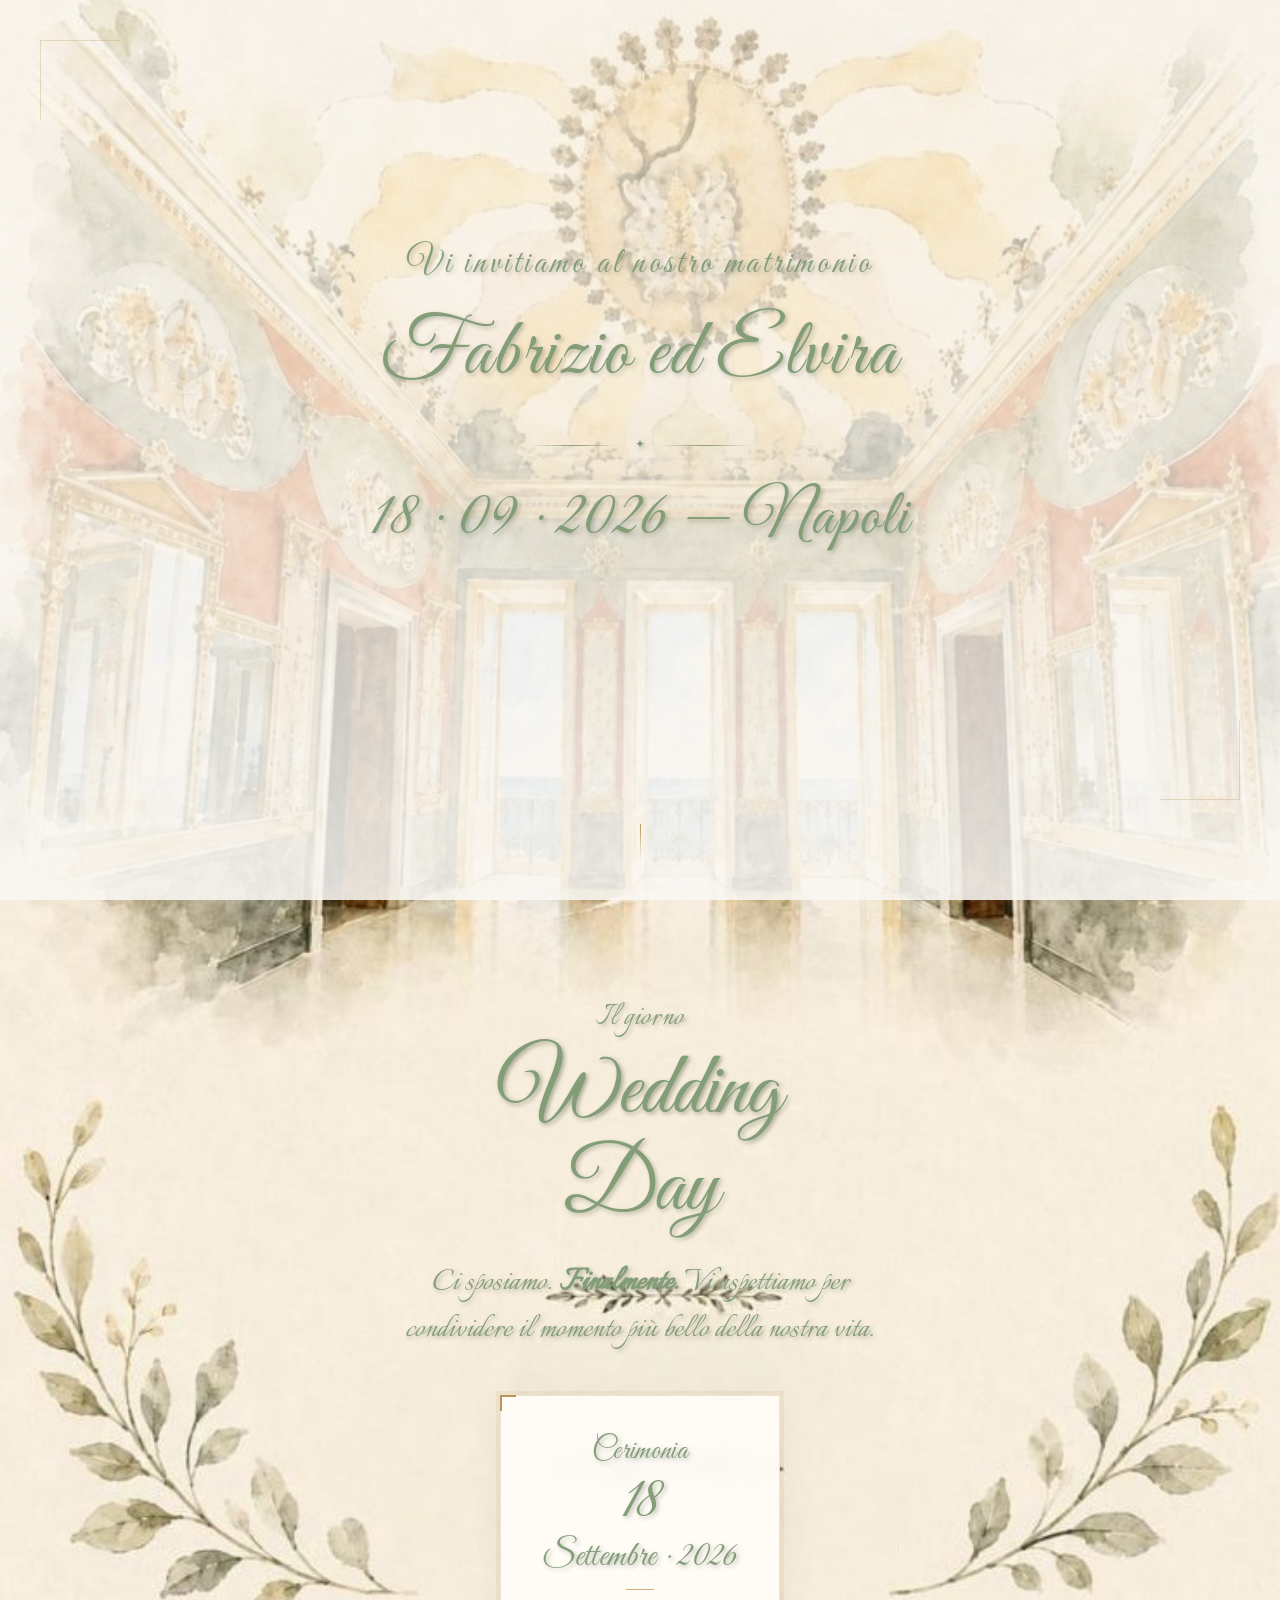
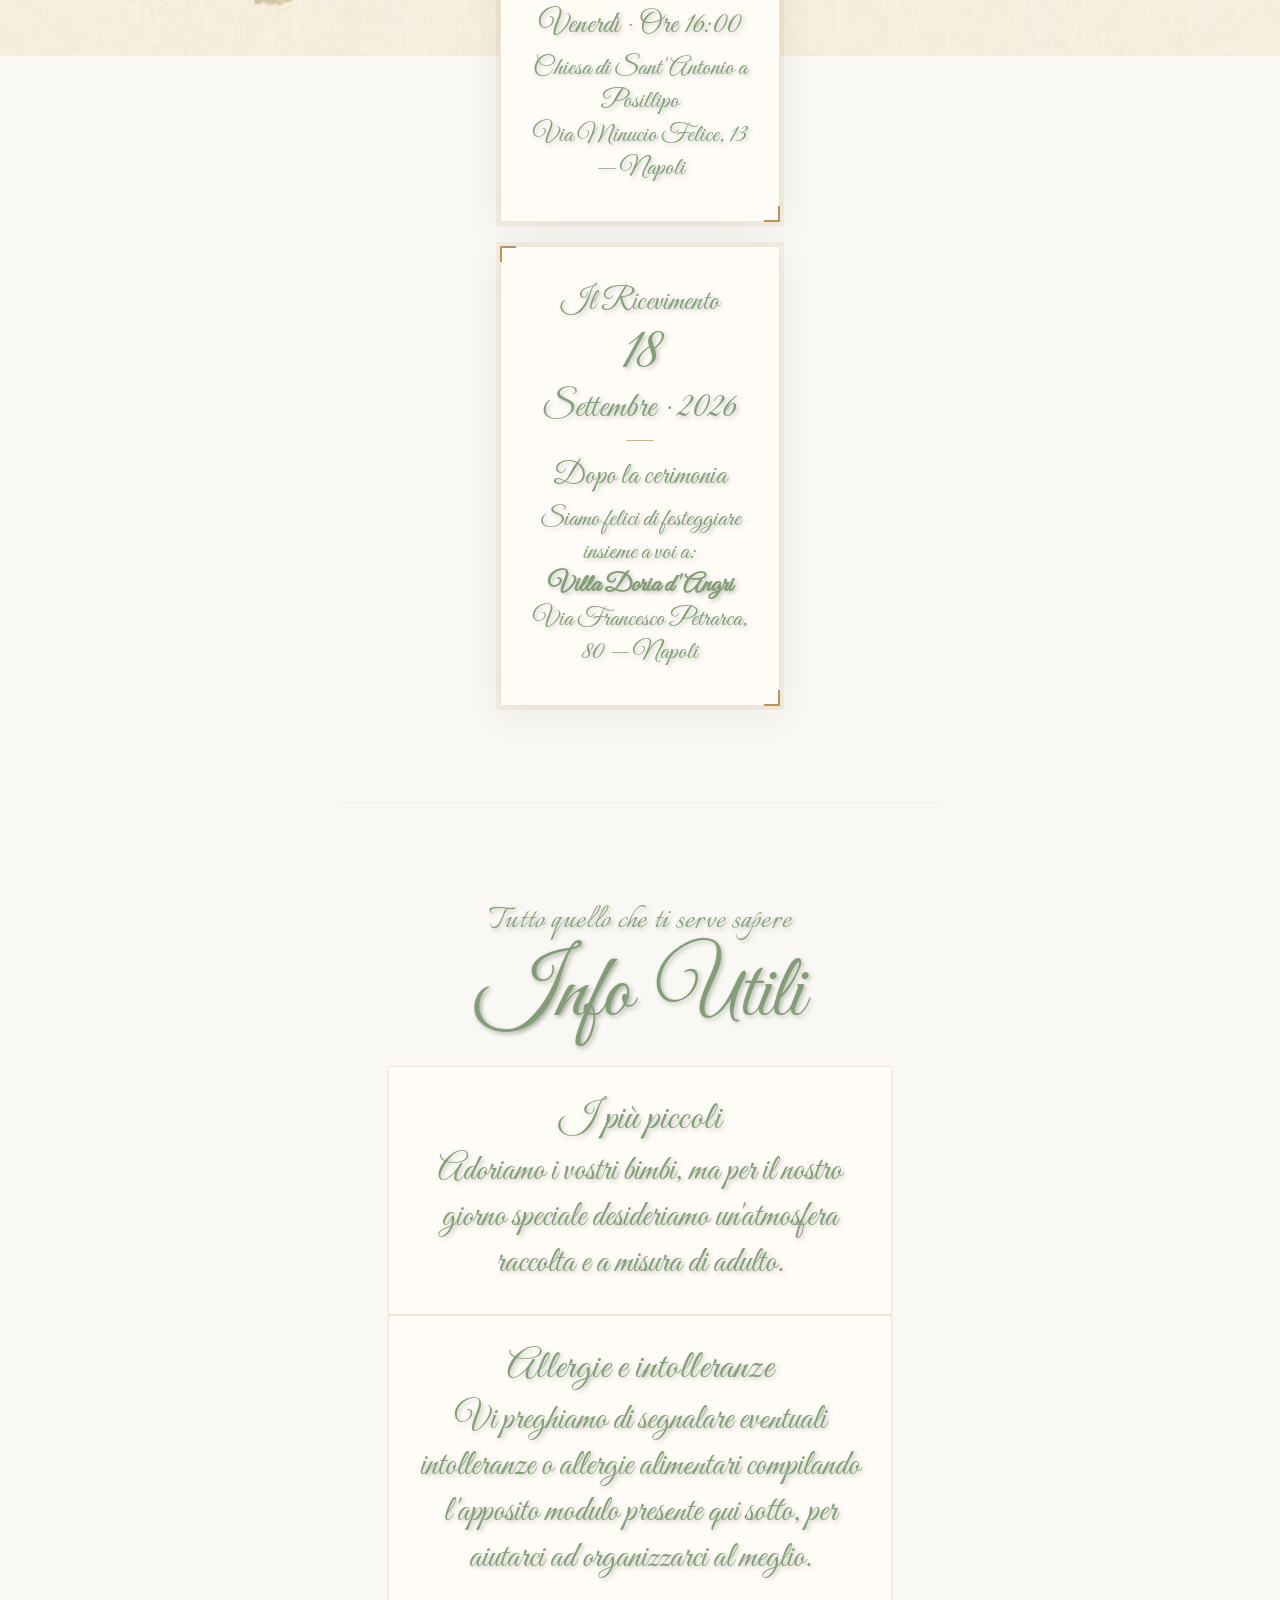
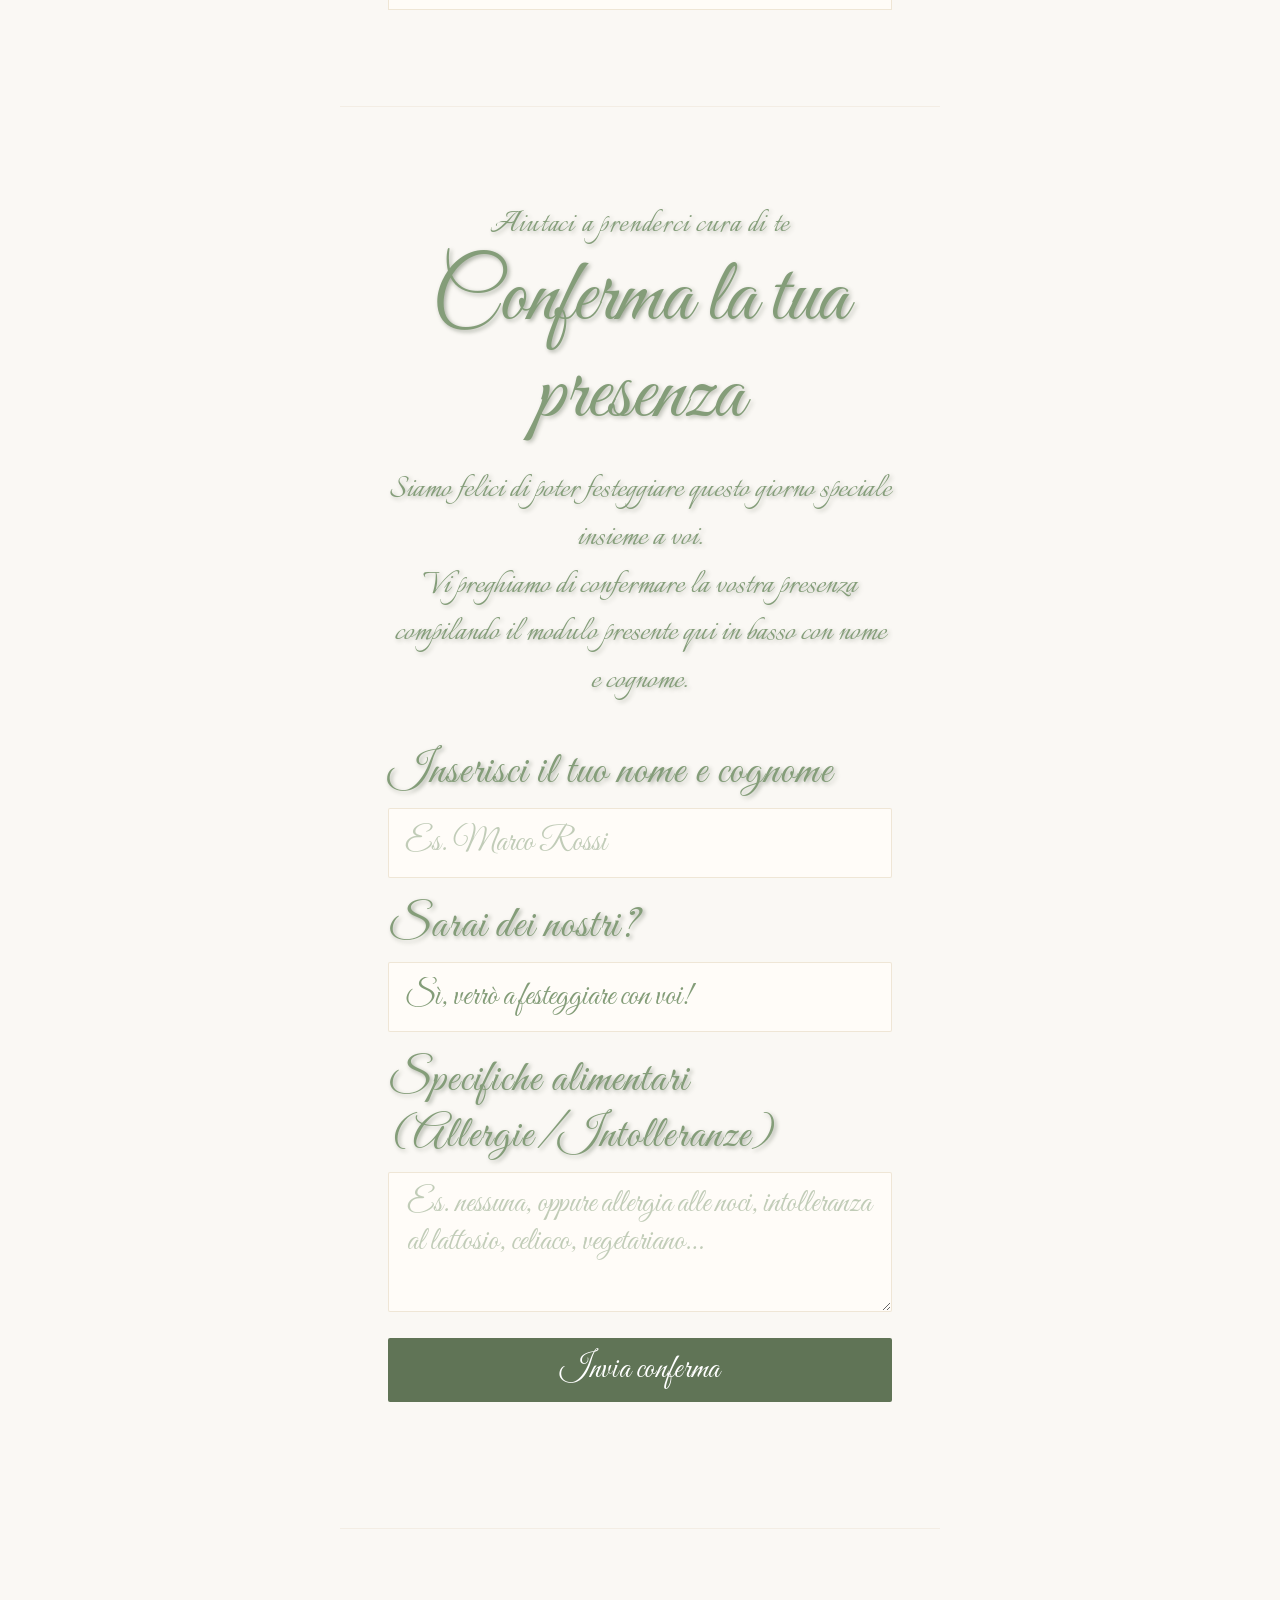
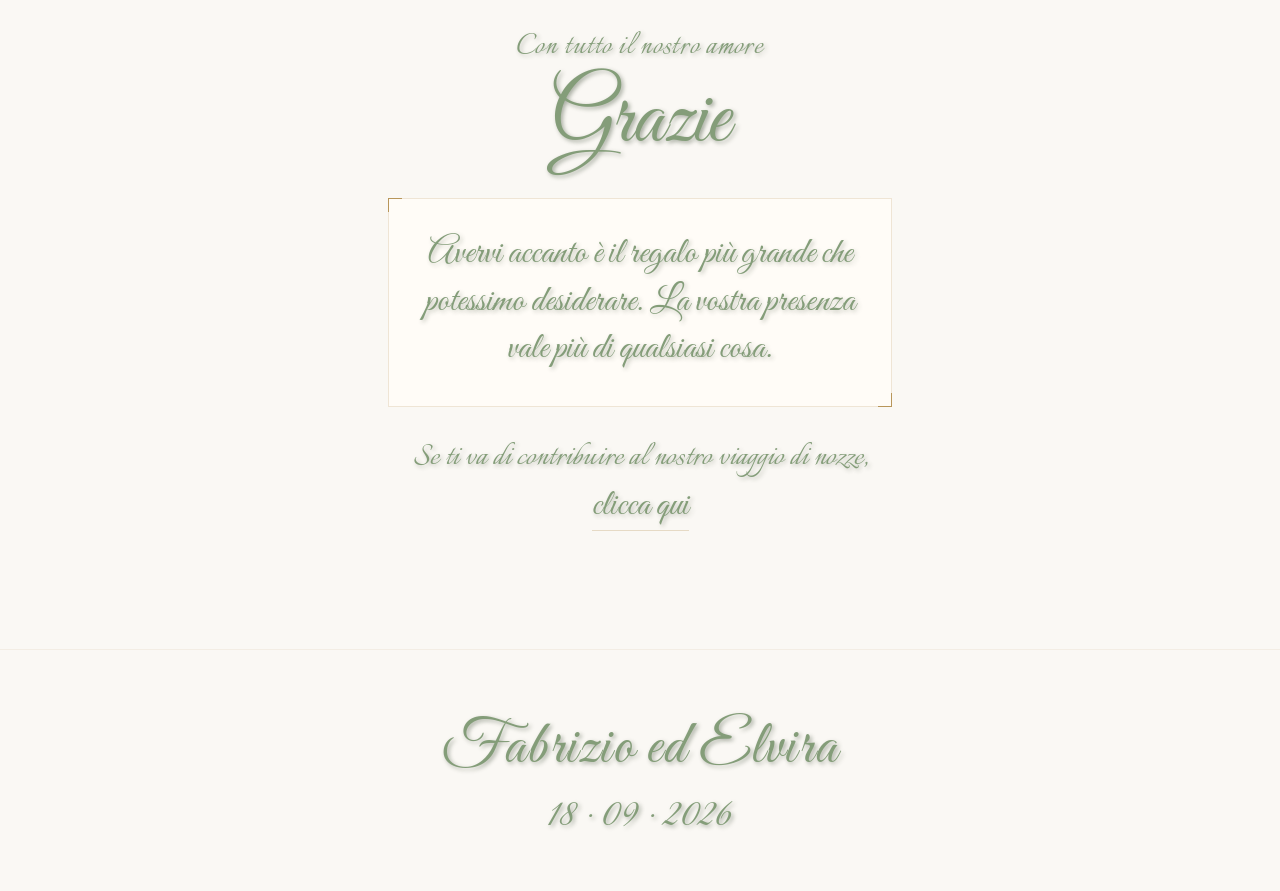
<file: index.html>
<!DOCTYPE html>
<html lang="it">
<head>
  <meta charset="UTF-8" />
  <meta name="viewport" content="width=device-width, initial-scale=1.0" />
  <title>Elvira & Fabrizio — 18 Settembre 2026</title>
  <link rel="preconnect" href="https://fonts.googleapis.com" />
  <link rel="preconnect" href="https://fonts.gstatic.com" crossorigin />
  <link href="https://fonts.googleapis.com/css2?family=Great+Vibes&display=swap" rel="stylesheet" />
  <link href="https://fonts.googleapis.com/css2?family=Italianno&display=swap" rel="stylesheet" />
  <link rel="stylesheet" href="style.css">
</head>
<body>

  <header class="hero">
    <div class="hero-content">
      <p class="hero-pre">Vi invitiamo al nostro matrimonio</p>
      <h1 class="hero-names">Fabrizio ed Elvira</h1>
      <div class="hero-divider"><span></span><i>✦</i><span></span></div>
      <p class="hero-sub">18 · 09 · 2026 — Napoli</p>
    </div>
    <div class="scroll-nudge"><div class="line"></div></div>
  </header>

  <section class="section">
    <span class="section-tag">Il giorno</span>
    <h2 class="wedding-day">Wedding<br><em>Day</em></h2>
    <p>Ci sposiamo. <strong>Finalmente.</strong> Vi aspettiamo per condividere il momento più bello della nostra vita.</p>
    
    <div class="date-card">
      <div class="dc-label">Cerimonia</div>
      <div class="dc-day">18</div>
      <div class="dc-month">Settembre · 2026</div>
      <div class="dc-thin"></div>
      <div class="dc-time">Venerdì · Ore 16:00</div>
      <div class="dc-place">
        Chiesa di Sant'Antonio a Posillipo<br>
        Via Minucio Felice, 13 — Napoli
      </div>
    </div>

    <div class="date-card" style="margin-top: 24px;">
      <div class="dc-label">Il Ricevimento</div>
      <div class="dc-day">18</div>
      <div class="dc-month">Settembre · 2026</div>
      <div class="dc-thin"></div>
      <div class="dc-time">Dopo la cerimonia</div>
      <div class="dc-place">
        Siamo felici di festeggiare insieme a voi a:<br>
        <strong>Villa Doria d'Angri</strong><br>
        Via Francesco Petrarca, 80 — Napoli
      </div>
    </div>
  </section>

  <section class="section">
    <span class="section-tag">Tutto quello che ti serve sapere</span>
    <h2 class="info-title">Info <span>Utili</span></h2>

    <div class="info-item">
      <div class="q">I più piccoli</div>
      <div class="a">
        Adoriamo i vostri bimbi, ma per il nostro giorno speciale desideriamo un'atmosfera raccolta e a misura di adulto.
      </div>
    </div>
    <div class="info-item">
      <div class="q">Allergie e intolleranze</div>
      <div class="a">
        Vi preghiamo di segnalare eventuali intolleranze o allergie alimentari compilando l'apposito modulo presente qui sotto, per aiutarci ad organizzarci al meglio.
      </div>
    </div>
  </section>

  <section class="section">
    <span class="section-tag">Aiutaci a prenderci cura di te</span>
    <h2 class="allergy-title">Conferma la tua <br><span>presenza</span></h2>
    <p class="intro">
      Siamo felici di poter festeggiare questo giorno speciale insieme a voi.<br>
      Vi preghiamo di confermare la vostra presenza compilando il modulo presente qui in basso con nome e cognome.
    </p>

    <div class="allergy-form">
      <label for="guest-name">Inserisci il tuo nome e cognome</label>
      <div class="allergy-name-row">
        <input type="text" id="guest-name" placeholder="Es. Marco Rossi" autocomplete="off" />
      </div>

      <label for="guest-attendance">Sarai dei nostri?</label>
      <div class="allergy-name-row">
        <select id="guest-attendance" onchange="toggleAllergyField()" style="width: 100%; padding: 14px 16px; border: 1px solid var(--border); background: rgba(255,252,248,0.95); font-family: 'Great Vibes', cursive !important; font-size: clamp(1.6rem, 4.5vw, 2rem) !important; color: #849d79 !important; outline: none; border-radius: var(--radius); -webkit-appearance: none;">
          <option value="Sì" selected>Sì, verrò a festeggiare con voi!</option>
          <option value="No">No, purtroppo non riuscirò a venire</option>
        </select>
      </div>
      
      <div id="allergy-wrapper">
        <label for="allergy-text">Specifiche alimentari (Allergie/Intolleranze)</label>
        <textarea id="allergy-text" placeholder="Es. nessuna, oppure allergia alle noci, intolleranza al lattosio, celiaco, vegetariano…"></textarea>
      </div>

      <button class="allergy-submit" id="allergyBtn" onclick="sendRSVP()">Invia conferma</button>
      <p class="allergy-note" id="allergyNote"></p>
    </div>
  </section>

  <section class="section">
    <span class="section-tag">Con tutto il nostro amore</span>
    <h2 class="thanks-title">Grazie</h2>
    <div class="thank-block">
      <p>Avervi accanto è il regalo più grande che potessimo desiderare. La vostra presenza vale più di qualsiasi cosa.</p>
    </div>
    <p class="gift-link">
      Se ti va di contribuire al nostro viaggio di nozze, <a href="lista-nozze.html">clicca qui</a>
    </p>
  </section>

  <footer>
    <div class="foot-names">Fabrizio ed Elvira</div>
    <div class="foot-date">18 · 09 · 2026</div>
  </footer>

  <script>
    const obs = new IntersectionObserver(entries => {
      entries.forEach(e => { if (e.isIntersecting) { e.target.classList.add('visible'); obs.unobserve(e.target); } });
    }, { threshold: 0.1 });
    document.querySelectorAll('.section').forEach(s => obs.observe(s));

    function toggleAllergyField() {
      const attendance = document.getElementById('guest-attendance').value;
      const wrapper = document.getElementById('allergy-wrapper');
      if (attendance === 'No') {
        wrapper.style.display = 'none';
      } else {
        wrapper.style.display = 'block';
      }
    }

    function sendRSVP() {
      const name = document.getElementById('guest-name').value.trim();
      const attendance = document.getElementById('guest-attendance').value;
      const text = document.getElementById('allergy-text').value.trim();
      const btn  = document.getElementById('allergyBtn');
      const note = document.getElementById('allergyNote');

      if (!name) {
        note.style.color = '#c0796a';
        note.textContent = 'Inserisci il tuo nome per confermare.';
        return;
      }

      btn.textContent = 'Invio in corso...';
      btn.style.pointerEvents = 'none';

      const formData = {
        Nome: name,
        Presenza: attendance,
        Allergie_Note: attendance === 'Sì' ? (text || 'Nessuna segnalazione') : 'Non partecipa'
      };

      const scriptURL = 'https://script.google.com/macros/s/AKfycbxQzLg8ZEySZfJsI_JJVjef78O4uigCBVvDOioMIe6BFgWv-6TWmudzwnkbUS0x1N6r8Q/exec';

      fetch(scriptURL, {
        method: 'POST',
        mode: 'no-cors',
        headers: { 'Content-Type': 'application/json' },
        body: JSON.stringify(formData)
      })
      .then(() => {
        btn.textContent = 'Inviato ✓';
        btn.classList.add('sent');
        note.style.color = '#849d79';
        note.textContent = 'Grazie! La tua presenza è stata registrata direttamente.';
      })
      .catch(() => {
        btn.textContent = 'Invia conferma';
        btn.style.pointerEvents = 'auto';
        note.style.color = '#c0796a';
        note.textContent = 'Si è verificato un errore. Riprova tra un momento.';
      });
    }
  </script>
</body>
</html>
</file>
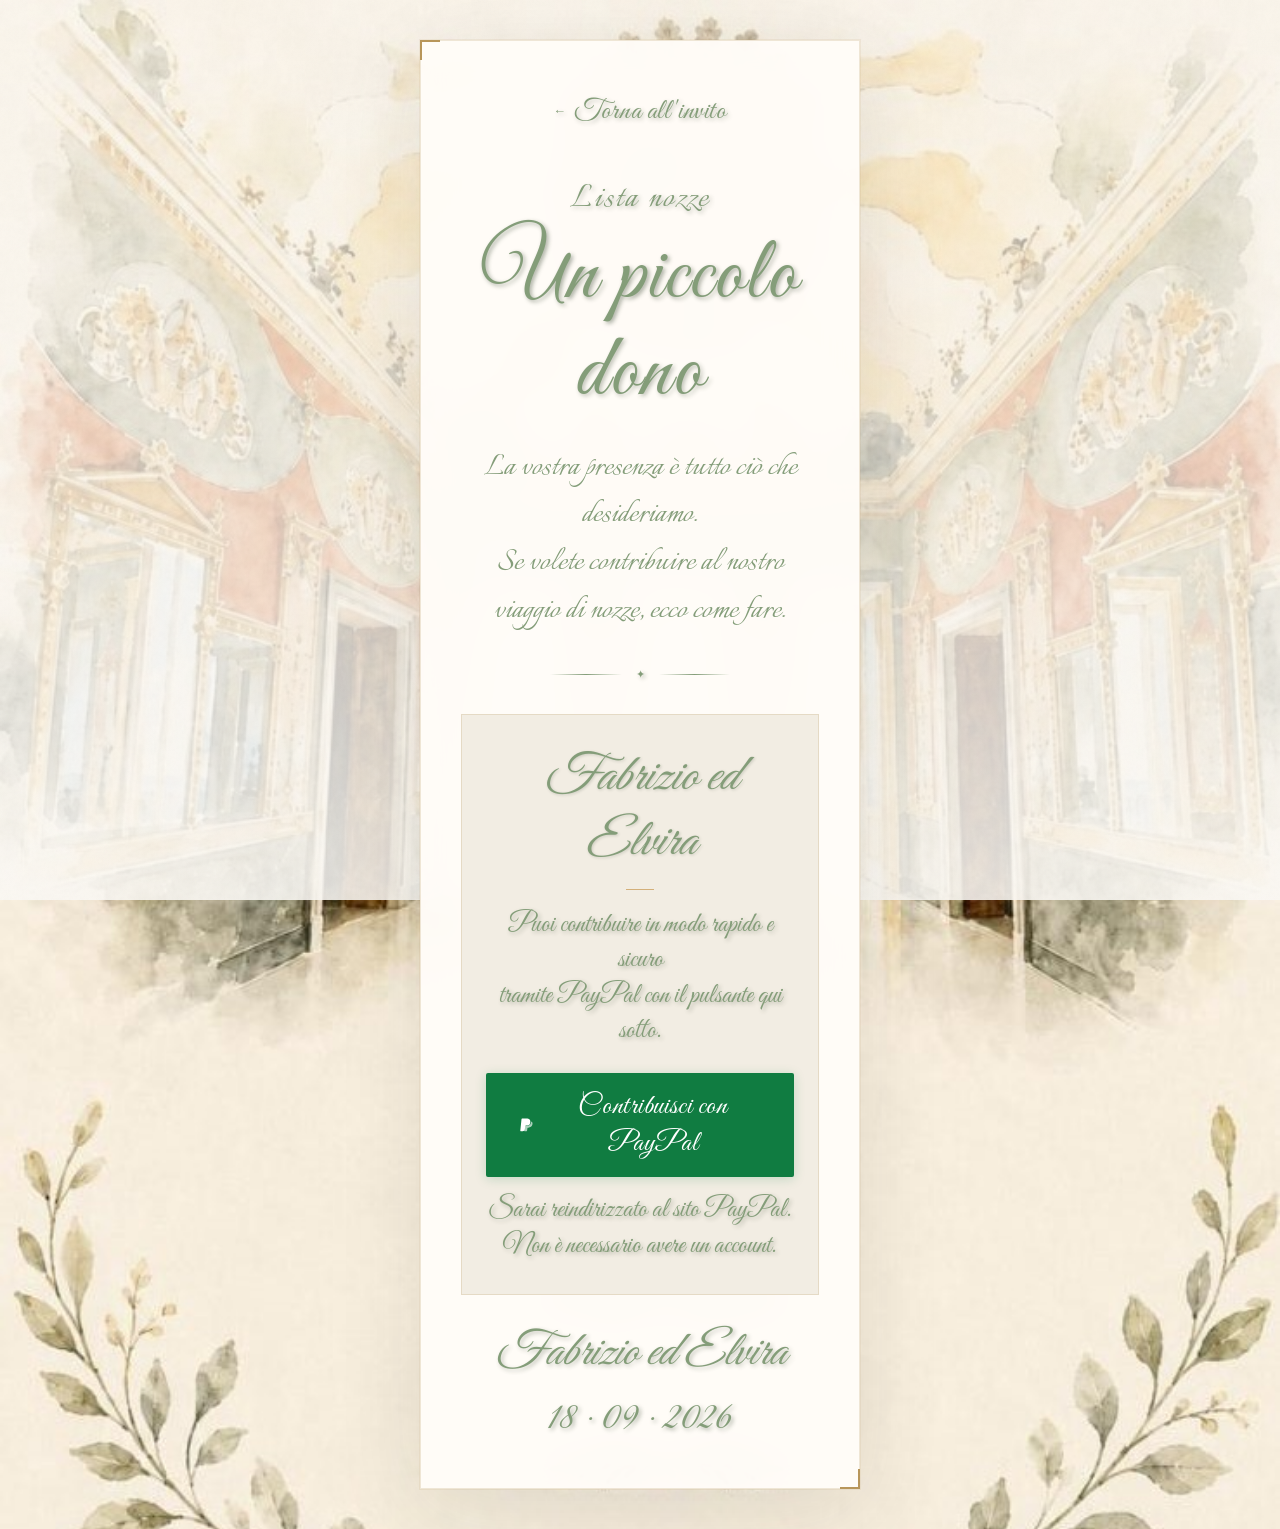
<file: lista-nozze.html>
<!DOCTYPE html>
<html lang="it">
<head>
  <meta charset="UTF-8" />
  <meta name="viewport" content="width=device-width, initial-scale=1.0" />
  <title>Lista Nozze — Fabrizio &amp; Elvira</title>
  <link rel="preconnect" href="https://fonts.googleapis.com" />
  <link rel="preconnect" href="https://fonts.gstatic.com" crossorigin />
  <link href="https://fonts.googleapis.com/css2?family=Playfair+Display:ital,wght@0,300;0,400;0,500;1,300;1,400;1,500&family=Jost:wght@200;300;400;500&family=Great+Vibes&family=Italianno&family=Cormorant+Garamond:ital,wght@0,300;0,400;1,300;1,400&display=swap" rel="stylesheet" />
  <link rel="stylesheet" href="style.css">
</head>
<body class="gift-body">

  <div class="card" style="opacity:0;transform:translateY(28px);animation:rise 1.1s cubic-bezier(0.16,1,0.3,1) forwards 0.15s;">
    <a class="back-link" href="index.html">Torna all'invito</a>
    <div class="eyebrow">Lista nozze</div>
    <h1>Un piccolo<br><em>dono</em></h1>
    <p class="intro">
      La vostra presenza è tutto ciò che desideriamo.<br>
      Se volete contribuire al nostro viaggio di nozze, ecco come fare.
    </p>
    <div class="div-line"><span></span><i>✦</i><span></span></div>

    <div class="paypal-block">
      <div class="paypal-names">Fabrizio ed Elvira</div>
      <div class="paypal-rule"></div>
      <p class="paypal-caption">
        Puoi contribuire in modo rapido e sicuro<br>tramite PayPal con il pulsante qui sotto.
      </p>
      <a class="paypal-btn" href="https://paypal.com" target="_blank" rel="noopener">
        <svg width="18" height="18" viewBox="0 0 24 24" fill="none" xmlns="http://www.w3.org/2000/svg" aria-hidden="true">
          <path d="M7.076 21.337H4.07a.641.641 0 01-.633-.74L5.28 2.86a.77.77 0 01.762-.65h6.063c2.675 0 4.59.625 5.688 1.857C18.545 5.24 18.77 6.7 18.37 8.49c-.03.13-.06.26-.094.39-.006.026-.014.052-.02.078-.51 2.63-2.26 3.96-5.2 3.96h-1.317a.773.773 0 00-.763.651l-.815 5.23-.193 1.241a.646.646 0 01-.637.546L7.076 21.337z" fill="white"/>
          <path d="M19.37 8.49c-.03.13-.06.26-.094.39C18.37 12.13 16.12 13.5 12.45 13.5h-1.317a.773.773 0 00-.763.651l-1.008 6.471a.64.64 0 00.633.74h2.788c.37 0 .687-.27.745-.634l.03-.16.59-3.74.038-.205a.773.773 0 01.763-.651h.482c3.11 0 5.55-1.265 6.26-4.92.297-1.527.143-2.8-.64-3.696a3.07 3.07 0 00-.88-.636z" fill="rgba(255,255,255,0.65)"/>
        </svg>
        <span class="paypal-btn-text">Contribuisci con PayPal</span>
      </a>
      <p class="paypal-disclaimer">
        Sarai reindirizzato al sito PayPal.<br>Non è necessario avere un account.
      </p>
    </div>

    <h2 class="paypal-names">Fabrizio ed Elvira</h2>
    <div class="foot-date">18 · 09 · 2026</div>
  </div>

</body>
</html>
</file>
<file: style.css>
@import url('https://fonts.googleapis.com/css2?family=Playfair+Display:ital,wght@0,300;0,400;0,500;1,300;1,400;1,500&family=Jost:wght@200;300;400;500&family=Cormorant+Garamond:ital,wght@0,300;0,400;1,300;1,400&display=swap');

:root {
  --cream:      #FAF8F4;
  --parchment:  #F2EDE3;
  --warm-white: #FFFCF8;
  --sage:       #2D3B26; 
  --ink:        #607456; 
  --ink-mid:    #607456; 
  --ink-soft:   #7A8F70;
  --gold:       #B8965A;
  --gold-light: #D4B07A;
  --gold-pale:  rgba(184,150,90,0.12);
  --border:     rgba(184,150,90,0.22);
  --border-soft:rgba(184,150,90,0.1);
  --shadow:     rgba(30,28,24,0.06);
  --radius:     2px;
  --transition: 0.35s cubic-bezier(0.25, 0.46, 0.45, 0.94);
}

*, *::before, *::after { box-sizing: border-box; margin: 0; padding: 0; }
html { scroll-behavior: smooth; }

body {
  font-family: 'Jost', sans-serif;
  background-color: var(--cream);
  background-image:
    linear-gradient(rgba(250,248,244,0.55), rgba(250,248,244,0.88)),
    url('Sfondo.png');
  background-size: cover;
  background-position: center top;
  background-attachment: fixed;
  background-repeat: no-repeat;
  color: var(--ink);
  -webkit-font-smoothing: antialiased;
  -webkit-text-size-adjust: 100%;
}

body::before {
  content: '';
  position: fixed;
  inset: 0;
  background-image: url("data:image/svg+xml,%3Csvg viewBox='0 0 256 256' xmlns='http://www.w3.org/2000/svg'%3E%3Cfilter id='n'%3E%3CfeTurbulence type='fractalNoise' baseFrequency='0.9' numOctaves='4' stitchTiles='stitch'/%3E%3C/filter%3E%3Crect width='100%25' height='100%25' filter='url(%23n)' opacity='0.025'/%3E%3C/svg%3E");
  pointer-events: none;
  z-index: 0;
  opacity: 0.4;
}

.hero {
  position: relative;
  min-height: 100svh;
  min-height: 100vh;
  display: flex;
  flex-direction: column;
  align-items: center;
  justify-content: center;
  text-align: center;
  padding: 0 32px 100px;
  overflow: hidden;
}

.hero::before,
.hero::after {
  content: '';
  position: absolute;
  width: 80px;
  height: 80px;
  opacity: 0.3;
}
.hero::before {
  top: 40px; left: 40px;
  border-top: 1px solid var(--gold);
  border-left: 1px solid var(--gold);
  animation: fade-in 2s ease forwards 2s;
  opacity: 0;
}
.hero::after {
  bottom: 100px; right: 40px;
  border-bottom: 1px solid var(--gold);
  border-right: 1px solid var(--gold);
  animation: fade-in 2s ease forwards 2.2s;
  opacity: 0;
}

.hero-content {
  position: relative;
  z-index: 1;
  display: flex;
  flex-direction: column;
  align-items: center;
}

.hero-pre {
  font-family: 'Italianno', cursive;
  font-weight: 400;
  font-size: clamp(1.8rem, 5vw, 2.2rem);
  letter-spacing: 0.1em;
  text-transform: none;
  color: var(--ink);
  margin-bottom: 15px;
  opacity: 0;
  animation: rise 1.4s cubic-bezier(0.16, 1, 0.3, 1) forwards 0.3s;
}

.hero-names {
  font-family: 'Great Vibes', cursive;
  font-weight: 400;
  font-size: clamp(4.2rem, 16vw, 8.5rem);
  line-height: 1.2;
  color: #849d79;
  text-shadow: 2px 2px 4px rgba(45, 59, 38, 0.4); 
  letter-spacing: 0.02em;
  white-space: nowrap;
  opacity: 0;
  animation: rise 1.6s cubic-bezier(0.16, 1, 0.3, 1) forwards 0.6s;
  padding: 10px 0;
}

.hero-names .amp {
  font-size: 0.5em;
  color: #8fa699; 
  text-shadow: none; 
  display: inline-block;
  margin: 0 8px;
}

.hero-divider {
  display: flex;
  align-items: center;
  gap: 16px;
  margin: 28px auto;
  width: min(220px, 65vw);
  opacity: 0;
  animation: rise 1.2s ease forwards 1.1s;
}
.hero-divider span { flex: 1; height: 1px; background: linear-gradient(to right, transparent, var(--gold-light), transparent); }
.hero-divider i { font-style: normal; color: var(--gold); font-size: 0.75rem; }

.hero-sub {
  font-family: 'Great Vibes', cursive;
  font-weight: 400;
  font-size: clamp(2.2rem, 8vw, 4rem);
  line-height: 1.2;
  color: #849d79;
  text-shadow: 2px 2px 4px rgba(45, 59, 38, 0.4);
  letter-spacing: 0.02em;
  text-transform: none;
  white-space: nowrap;
  opacity: 0;
  animation: rise 1.2s ease forwards 1.3s;
}

.scroll-nudge {
  position: absolute;
  bottom: 40px;
  left: 50%;
  transform: translateX(-50%);
  z-index: 1;
  display: flex;
  flex-direction: column;
  align-items: center;
  gap: 8px;
  opacity: 0;
  animation: fade-in 1.2s ease forwards 2.2s;
}
.scroll-nudge .line {
  width: 1px;
  height: 36px;
  background: linear-gradient(to bottom, var(--gold), transparent);
  animation: drop-line 2.2s ease-in-out infinite;
}

@keyframes drop-line {
  0%,100% { transform: scaleY(0.2); opacity: 0.3; transform-origin: top; }
  50%      { transform: scaleY(1);   opacity: 0.9; transform-origin: top; }
}

.section {
  position: relative;
  z-index: 1;
  max-width: 600px;
  margin: 0 auto;
  padding: 80px 28px;
  text-align: center;
  border-bottom: 1px solid var(--border-soft);
  opacity: 0;
  transform: translateY(30px);
  transition: opacity 1s cubic-bezier(0.16, 1, 0.3, 1), transform 1s cubic-bezier(0.16, 1, 0.3, 1);
}
.section.visible { opacity: 1; transform: translateY(0); }
.section:last-of-type { border-bottom: none; }

@media (min-width: 540px) { .section { padding: 96px 48px; } }

.section-tag {
  display: inline-block;
  font-family: 'Italianno', cursive !important;
  font-size: clamp(2rem, 6vw, 2.5rem) !important;
  font-weight: 400;
  letter-spacing: 0.05em;
  text-transform: none !important;
  color: #8fa699 !important;
  margin-bottom: 10px;
}

.section h2 {
  font-family: 'Playfair Display', serif;
  font-weight: 300;
  font-size: clamp(2.4rem, 8.5vw, 3.6rem);
  line-height: 1.1;
  color: var(--ink);
  margin-bottom: 22px;
  letter-spacing: -0.01em;
}
.section h2 em {
  font-style: italic;
  color: var(--gold);
  font-weight: 300;
}

.section > p {
  font-family: 'Italianno', cursive !important;
  font-weight: 400 !important;
  font-size: clamp(2rem, 6.5vw, 2.7rem) !important;
  line-height: 1.4;
  color: #8fa699 !important;
  text-shadow: 1px 1px 1px rgba(255, 252, 248, 0.8);
  margin-bottom: 20px;
}

.date-card {
  margin: 40px auto 0;
  padding: 36px 28px;
  border: 1px solid var(--border);
  background: rgba(255,252,248,0.92);
  backdrop-filter: blur(8px);
  -webkit-backdrop-filter: blur(8px);
  width: 100%;
  max-width: 280px;
  text-align: center;
  box-shadow: 0 8px 40px var(--shadow), 0 0 0 4px var(--border-soft);
  position: relative;
}

.date-card::before,
.date-card::after {
  content: '';
  position: absolute;
  width: 16px;
  height: 16px;
}
.date-card::before { top: -1px; left: -1px; border-top: 2px solid var(--gold); border-left: 2px solid var(--gold); }
.date-card::after  { bottom: -1px; right: -1px; border-bottom: 2px solid var(--gold); border-right: 2px solid var(--gold); }

.date-card .dc-label {
  font-family: 'Jost', sans-serif;
  font-size: 0.54rem;
  letter-spacing: 0.48em;
  text-transform: uppercase;
  color: var(--sage);
  margin-bottom: 14px;
}
.date-card .dc-day {
  font-family: 'Playfair Display', serif;
  font-size: clamp(4.5rem, 18vw, 6rem);
  font-weight: 300;
  line-height: 0.9;
  color: var(--ink);
  letter-spacing: -0.03em;
}
.date-card .dc-month {
  font-family: 'Jost', sans-serif;
  font-size: 0.62rem;
  letter-spacing: 0.42em;
  text-transform: uppercase;
  color: var(--gold);
  margin: 10px 0 18px;
}
.date-card .dc-thin {
  width: 28px; height: 1px;
  background: var(--gold-light);
  margin: 0 auto 16px;
  opacity: 0.5;
}
.date-card .dc-time {
  font-family: 'Playfair Display', serif;
  font-style: italic;
  font-size: clamp(1.15rem, 4.5vw, 1.4rem);
  font-weight: 300;
  color: var(--ink-mid);
  letter-spacing: 0.01em;
}
.date-card .dc-place {
  margin-top: 12px;
  font-family: 'Jost', sans-serif;
  font-size: clamp(0.74rem, 2.6vw, 0.8rem);
  font-weight: 300;
  color: var(--ink-soft);
  line-height: 1.85;
}

.info-list {
  margin-top: 38px;
  width: 100%;
  display: flex;
  flex-direction: column;
  gap: 12px;
  text-align: left;
}
.info-item {
  padding: 26px 24px;
  border: 1px solid var(--border);
  background: rgba(255,252,248,0.88);
  backdrop-filter: blur(6px);
  -webkit-backdrop-filter: blur(6px);
  transition: box-shadow var(--transition), transform var(--transition);
  position: relative;
}
.info-item::before {
  content: '';
  position: absolute;
  top: 0; left: 0;
  width: 2px; height: 100%;
  background: linear-gradient(to bottom, var(--gold), transparent);
  opacity: 0;
  transition: opacity var(--transition);
}
.info-item:hover::before { opacity: 1; }
.info-item:hover {
  box-shadow: 0 4px 24px var(--shadow);
  transform: translateX(2px);
}

@media (min-width: 400px) { .info-item { padding: 28px 28px; } }

.info-item .q {
  font-family: 'Playfair Display', serif;
  font-size: clamp(1.15rem, 4.5vw, 1.35rem);
  font-weight: 500;
  color: var(--ink);
  margin-bottom: 12px;
  line-height: 1.3;
  letter-spacing: 0.01em;
}

.info-item .a {
  font-family: 'Jost', sans-serif;
  font-size: clamp(0.88rem, 3vw, 0.98rem);
  font-weight: 300;
  line-height: 1.8;
  color: var(--ink-soft);
}

.info-item .a strong {
  font-weight: 500;
  color: var(--ink);
  letter-spacing: 0.02em;
}

.allergy-form {
  margin-top: 38px;
  width: 100%;
  text-align: left;
}
.allergy-form label {
  display: block;
  font-family: 'Jost', sans-serif;
  font-size: 0.6rem;
  font-weight: 400;
  letter-spacing: 0.44em;
  text-transform: uppercase;
  color: var(--sage);
  margin-bottom: 10px;
  margin-top: 20px;
  display: block !important;
}
.allergy-form label:first-of-type { margin-top: 0 !important; }

.allergy-name-row {
  display: flex;
  gap: 10px;
  margin-bottom: 20px;
}
.allergy-name-row input {
  flex: 1;
  padding: 14px 16px;
  border: 1px solid var(--border);
  background: rgba(255,252,248,0.95);
  font-family: 'Jost', sans-serif;
  font-weight: 300;
  font-size: clamp(0.88rem, 3.2vw, 0.94rem);
  color: var(--ink);
  outline: none;
  border-radius: var(--radius);
  transition: border-color var(--transition), box-shadow var(--transition);
  -webkit-appearance: none;
}
.allergy-name-row input::placeholder { color: var(--ink-soft); }
.allergy-name-row input:focus {
  border-color: var(--gold);
  box-shadow: 0 0 0 3px var(--gold-pale);
}

.allergy-form textarea {
  width: 100%;
  min-height: 120px;
  padding: 16px 18px;
  border: 1px solid var(--border);
  background: rgba(255,252,248,0.95);
  font-family: 'Jost', sans-serif;
  font-weight: 300;
  font-size: clamp(0.88rem, 3.2vw, 0.94rem);
  color: var(--ink);
  resize: vertical;
  outline: none;
  border-radius: var(--radius);
  transition: border-color var(--transition), box-shadow var(--transition);
  -webkit-appearance: none;
}
.allergy-form textarea::placeholder { color: var(--ink-soft); }
.allergy-form textarea:focus {
  border-color: var(--gold);
  box-shadow: 0 0 0 3px var(--gold-pale);
}

.allergy-submit {
  margin-top: 20px;
  width: 100%;
  padding: 17px 32px;
  background: var(--ink);
  color: var(--cream);
  border: none;
  font-family: 'Jost', sans-serif;
  font-size: 0.7rem;
  font-weight: 400;
  letter-spacing: 0.38em;
  text-transform: uppercase;
  cursor: pointer;
  border-radius: var(--radius);
  transition: background var(--transition), transform var(--transition), box-shadow var(--transition);
  position: relative;
  overflow: hidden;
}
.allergy-submit::before {
  content: '';
  position: absolute;
  inset: 0;
  background: linear-gradient(120deg, transparent 30%, rgba(255,255,255,0.07) 50%, transparent 70%);
  transform: translateX(-100%);
  transition: transform 0.6s ease;
}
.allergy-submit:hover::before { transform: translateX(100%); }
.allergy-submit:hover {
  background: var(--gold);
  box-shadow: 0 4px 20px rgba(184,150,90,0.3);
  transform: translateY(-1px);
}
.allergy-submit:active { transform: translateY(0); }
.allergy-submit.sent {
  background: var(--sage);
  pointer-events: none;
}

.allergy-note {
  margin-top: 12px;
  font-family: 'Jost', sans-serif;
  font-size: 0.82rem;
  font-weight: 300;
  color: var(--ink-soft);
  text-align: center;
  min-height: 20px;
}

.thank-block {
  margin: 28px 0;
  padding: 32px 28px;
  border: 1px solid var(--border);
  background: rgba(255,252,248,0.9);
  position: relative;
}
.thank-block::before,
.thank-block::after {
  content: '';
  position: absolute;
  width: 14px; height: 14px;
}
.thank-block::before { top: -1px; left: -1px; border-top: 1px solid var(--gold); border-left: 1px solid var(--gold); }
.thank-block::after  { bottom: -1px; right: -1px; border-bottom: 1px solid var(--gold); border-right: 1px solid var(--gold); }

.thank-block p {
  font-family: 'Jost', sans-serif;
  font-weight: 300;
  font-size: clamp(0.9rem, 3.2vw, 1rem);
  line-height: 2;
  color: var(--ink-mid);
}

.gift-link {
  margin-top: 24px;
  font-family: 'Jost', sans-serif;
  font-size: clamp(0.88rem, 3vw, 0.95rem);
  font-weight: 300;
  color: var(--ink-mid);
  line-height: 2;
}
.gift-link a {
  color: var(--gold);
  text-decoration: none;
  border-bottom: 1px solid rgba(184,150,90,0.3);
  padding-bottom: 1px;
  transition: border-color var(--transition), color var(--transition);
}
.gift-link a:hover {
  color: var(--ink);
  border-color: var(--ink);
}

footer {
  position: relative;
  z-index: 1;
  text-align: center;
  padding: 60px 28px 50px;
  border-top: 1px solid var(--border-soft);
}
.foot-names {
  font-family: 'Great Vibes', cursive !important;
  font-size: clamp(2.5rem, 8vw, 3.8rem) !important;
  font-weight: 400;
  color: #849d79 !important;
  text-shadow: 1px 1px 3px rgba(45, 59, 38, 0.3) !important;
  text-transform: none !important;
  margin-bottom: 5px;
  letter-spacing: 0.02em;
}
.foot-date {
  font-family: 'Jost', sans-serif;
  font-size: 0.62rem;
  font-weight: 300;
  letter-spacing: 0.38em;
  text-transform: uppercase;
  color: var(--gold);
}

.gift-body {
  min-height: 100svh;
  min-height: 100vh;
  display: flex;
  align-items: center;
  justify-content: center;
  padding: 40px 20px;
}

.card {
  position: relative;
  z-index: 1;
  background: rgba(255, 252, 248, 0.96);
  backdrop-filter: blur(16px);
  -webkit-backdrop-filter: blur(16px);
  border: 1px solid var(--border);
  box-shadow: 0 20px 80px rgba(30,28,24,0.1), 0 0 0 1px var(--border-soft);
  max-width: 440px;
  width: 100%;
  padding: 52px 40px 44px;
  text-align: center;
}

.card::before,
.card::after {
  content: '';
  position: absolute;
  width: 20px; height: 20px;
}
.card::before { top: -1px; left: -1px; border-top: 2px solid var(--gold); border-left: 2px solid var(--gold); }
.card::after  { bottom: -1px; right: -1px; border-bottom: 2px solid var(--gold); border-right: 2px solid var(--gold); }

@media (max-width: 480px) { .card { padding: 40px 28px 36px; } }

.back-link {
  display: inline-flex;
  align-items: center;
  gap: 8px;
  font-family: 'Jost', sans-serif;
  font-size: 0.6rem;
  font-weight: 400;
  letter-spacing: 0.38em;
  text-transform: uppercase;
  color: var(--sage);
  text-decoration: none;
  margin-bottom: 44px;
  transition: color var(--transition);
}
.back-link::before {
  content: '←';
  font-size: 0.8rem;
  letter-spacing: 0;
  transition: transform var(--transition);
}
.back-link:hover { color: var(--ink); }
.back-link:hover::before { transform: translateX(-3px); }

.eyebrow {
  font-family: 'Jost', sans-serif;
  font-size: 0.56rem;
  font-weight: 400;
  letter-spacing: 0.5em;
  text-transform: uppercase;
  color: var(--sage);
  margin-bottom: 16px;
}

.card h1 {
  font-family: 'Playfair Display', serif;
  font-weight: 300;
  font-size: clamp(2.4rem, 8vw, 3.2rem);
  line-height: 1.05;
  color: var(--ink);
  margin-bottom: 22px;
  letter-spacing: -0.01em;
}
.card h1 em {
  font-style: italic;
  color: var(--gold);
}

.intro {
  font-family: 'Jost', sans-serif;
  font-weight: 300;
  font-size: clamp(0.88rem, 3vw, 0.96rem);
  line-height: 2;
  color: var(--ink-mid);
  margin-bottom: 32px;
}

.div-line {
  display: flex;
  align-items: center;
  gap: 14px;
  margin: 0 auto 32px;
  width: min(180px, 70%);
}
.div-line span { flex: 1; height: 1px; background: linear-gradient(to right, transparent, var(--gold-light), transparent); }
.div-line i { font-style: normal; color: var(--gold); font-size: 0.7rem; }

.paypal-block {
  padding: 30px 24px;
  border: 1px solid var(--border);
  background: var(--parchment);
  margin-bottom: 32px;
}

.paypal-names {
  font-family: 'Playfair Display', serif;
  font-style: italic;
  font-size: clamp(1.3rem, 4.5vw, 1.6rem);
  font-weight: 300;
  color: var(--ink);
  margin-bottom: 14px;
}

.paypal-rule {
  width: 28px; height: 1px;
  background: var(--gold-light);
  margin: 0 auto 18px;
}

.paypal-caption {
  font-family: 'Jost', sans-serif;
  font-size: clamp(0.82rem, 2.8vw, 0.88rem);
  font-weight: 300;
  color: var(--ink-mid);
  line-height: 1.9;
  margin-bottom: 24px;
}

.paypal-btn {
  display: inline-flex;
  align-items: center;
  justify-content: center;
  gap: 10px;
  background: #003087;
  color: white;
  text-decoration: none;
  padding: 15px 32px;
  font-family: 'Jost', sans-serif;
  font-size: 0.72rem;
  font-weight: 400;
  letter-spacing: 0.12em;
  border-radius: var(--radius);
  transition: background var(--transition), transform var(--transition), box-shadow var(--transition);
  box-shadow: 0 2px 12px rgba(0,48,135,0.2);
}
.paypal-btn:hover {
  background: #002169;
  transform: translateY(-2px);
  box-shadow: 0 6px 24px rgba(0,48,135,0.28);
}
.paypal-btn:active { transform: translateY(0); }

.paypal-btn-text { font-size: 0.78rem; }

.paypal-disclaimer {
  margin-top: 16px;
  font-family: 'Jost', sans-serif;
  font-size: 0.72rem;
  font-weight: 300;
  color: var(--ink-soft);
  line-height: 1.8;
}

.page-foot {
  font-family: 'Jost', sans-serif;
  font-size: 0.58rem;
  font-weight: 300;
  letter-spacing: 0.36em;
  text-transform: uppercase;
  color: var(--ink-soft);
}

.wedding-day {
  font-family: 'Great Vibes', cursive !important;
  font-weight: 400;
  font-size: clamp(2.5rem, 9vw, 4.5rem);
  line-height: 1.2;
  color: #849d79 !important;
  text-shadow: 2px 2px 4px rgba(45, 59, 38, 0.4) !important;
  letter-spacing: 0.02em;
  text-transform: none !important;
  white-space: nowrap;
  margin-bottom: 10px;
}

@keyframes rise {
  from { opacity: 0; transform: translateY(18px); }
  to   { opacity: 1; transform: translateY(0); }
}
@keyframes fade-in {
  from { opacity: 0; }
  to   { opacity: 0.3; }
}

::-webkit-scrollbar { width: 4px; }
::-webkit-scrollbar-track { background: transparent; }
::-webkit-scrollbar-thumb { background: var(--gold-light); border-radius: 2px; }

::selection {
  background: var(--gold-pale);
  color: var(--ink);
}

.wedding-day {
  font-family: 'Great Vibes', cursive !important;
  font-weight: 400;
  font-size: clamp(3.5rem, 12vw, 5.5rem) !important;
  line-height: 1.1;
  color: #849d79 !important;
  text-shadow: 2px 2px 4px rgba(45, 59, 38, 0.4) !important;
  letter-spacing: 0.02em;
  text-transform: none !important;
}

.wedding-day em {
  font-family: 'Great Vibes', cursive !important;
  font-style: normal !important;
  color: #8fa699 !important;
  text-shadow: 2px 2px 4px rgba(45, 59, 38, 0.3) !important;
}

.info-title {
  font-family: 'Great Vibes', cursive !important;
  font-weight: 400;
  font-size: clamp(3.5rem, 12vw, 5.5rem) !important;
  line-height: 1.2;
  color: #849d79 !important;
  text-shadow: 2px 2px 4px rgba(45, 59, 38, 0.4) !important;
  text-transform: none !important;
  letter-spacing: 0.02em;
  white-space: nowrap;
}

.info-title span {
  font-family: 'Great Vibes', cursive !important;
  color: #8fa699 !important;
  text-shadow: 2px 2px 4px rgba(45, 59, 38, 0.3) !important;
  margin-left: 12px;
}

.allergy-title {
  font-family: 'Great Vibes', cursive !important;
  font-weight: 400;
  font-size: clamp(3.5rem, 12vw, 5.5rem) !important;
  line-height: 1.1;
  color: #849d79 !important;
  text-shadow: 2px 2px 4px rgba(45, 59, 38, 0.4) !important;
  text-transform: none !important;
  letter-spacing: 0.02em;
}

.allergy-title span {
  font-family: 'Great Vibes', cursive !important;
  color: #8fa699 !important;
  text-shadow: 2px 2px 4px rgba(45, 59, 38, 0.3) !important;
}

.thanks-title {
  font-family: 'Great Vibes', cursive !important;
  font-weight: 400;
  font-size: clamp(3.5rem, 12vw, 5.5rem) !important;
  line-height: 1.1;
  color: #849d79 !important;
  text-shadow: 2px 2px 4px rgba(45, 59, 38, 0.4) !important;
  text-transform: none !important;
  letter-spacing: 0.02em;
  margin-bottom: 22px;
}

.gift-body .card .eyebrow {
  font-family: 'Italianno', cursive !important;
  font-size: clamp(2rem, 6vw, 2.5rem) !important;
  font-weight: 400 !important;
  letter-spacing: 0.05em !important;
  text-transform: none !important;
  color: #8fa699 !important;
  margin-bottom: 5px !important;
}

.gift-body .card h1 {
  font-family: 'Great Vibes', cursive !important;
  font-weight: 400 !important;
  font-size: clamp(3.5rem, 12vw, 5.5rem) !important;
  line-height: 1.1 !important;
  color: #849d79 !important;
  text-shadow: 2px 2px 4px rgba(45, 59, 38, 0.4) !important;
  text-transform: none !important;
  letter-spacing: 0.02em !important;
}

.gift-body .card h1 em {
  font-family: 'Great Vibes', cursive !important;
  font-style: normal !important;
  color: #8fa699 !important;
  text-shadow: 2px 2px 4px rgba(45, 59, 38, 0.3) !important;
}

.gift-body .card .intro {
  font-family: 'Italianno', cursive !important;
  font-weight: 400 !important;
  font-size: clamp(2rem, 6.5vw, 2.7rem) !important;
  line-height: 1.4 !important;
  color: #7a8f70 !important;
  text-shadow: 1px 1px 2px rgba(255, 252, 248, 0.9) !important;
}

.gift-body .card .paypal-block .paypal-names {
  font-family: 'Great Vibes', cursive !important;
  font-size: clamp(2.2rem, 6vw, 3.2rem) !important;
  font-weight: 400 !important;
  color: #849d79 !important;
  text-shadow: 1px 1px 3px rgba(45, 59, 38, 0.2) !important;
  text-transform: none !important;
}

html, body, div, p, span, h1, h2, h3, a, button, section, label, input, textarea {
  font-family: 'Great Vibes', cursive !important;
  text-transform: none !important;
}

h1, h2, .gift-title {
  font-size: clamp(3.5rem, 11vw, 5rem) !important;
  line-height: 1.1 !important;
  font-weight: 400 !important;
}

.section-tag, .gift-tag, .eyebrow {
  font-size: clamp(1.8rem, 5vw, 2.2rem) !important;
  font-weight: 400 !important;
  letter-spacing: 0.02em !important;
  margin-bottom: 4px !important;
}

.section > p, .gift-body .card .intro {
  font-size: clamp(1.8rem, 5.5vw, 2.3rem) !important;
  line-height: 1.3 !important;
  font-weight: 400 !important;
}

.info-item .q {
  font-size: clamp(2rem, 6vw, 2.5rem) !important;
  font-weight: 400 !important;
  line-height: 1.2 !important;
  margin-bottom: 6px !important;
}

.info-item .a {
  font-size: clamp(1.5rem, 4.5vw, 1.8rem) !important;
  line-height: 1.4 !important;
  font-weight: 400 !important;
}

.paypal-names { font-size: clamp(2.2rem, 6.5vw, 3rem) !important; }

.paypal-caption, .paypal-disclaimer {
  font-size: clamp(1.4rem, 4vw, 1.7rem) !important;
  line-height: 1.3 !important;
}

.paypal-btn .paypal-btn-text, .rsvp-btn, button, .back-link {
  font-size: clamp(1.4rem, 4vw, 1.8rem) !important;
  font-weight: 400 !important;
  letter-spacing: 0.02em !important;
}

.gift-body .card .page-foot {
  font-family: 'Great Vibes', cursive !important;
  font-size: clamp(1.8rem, 5.5vw, 2.4rem) !important;
  text-transform: none !important;
  letter-spacing: 0.02em !important;
  color: #8fa699 !important;
  margin-top: 35px !important;
  line-height: 1.2 !important;
  opacity: 1 !important;
}

.exclamation-space {
  margin-right: 14px !important;
  display: inline-block;
}

.date-card .dc-label {
  font-family: 'Great Vibes', cursive !important;
  font-size: clamp(1.6rem, 4.5vw, 1.9rem) !important;
  text-transform: none !important;
  letter-spacing: 0.01em !important;
  color: var(--sage) !important;
  margin-bottom: 2px !important;
}

.date-card .dc-day {
  font-family: 'Great Vibes', cursive !important;
  font-size: clamp(3.2rem, 10vw, 3.8rem) !important;
  line-height: 1 !important;
  color: #849d79 !important;
}

.date-card .dc-month {
  font-family: 'Great Vibes', cursive !important;
  font-size: clamp(1.8rem, 5vw, 2.2rem) !important;
  text-transform: none !important;
  letter-spacing: 0.01em !important;
  color: #8fa699 !important;
  margin: 2px 0 10px !important;
}

.date-card .dc-time {
  font-family: 'Great Vibes', cursive !important;
  font-style: normal !important;
  font-size: clamp(1.6rem, 4.5vw, 1.9rem) !important;
  color: var(--ink) !important;
}

.date-card .dc-place {
  font-family: 'Great Vibes', cursive !important;
  font-size: clamp(1.4rem, 4vw, 1.6rem) !important;
  line-height: 1.3 !important;
  color: var(--ink-soft) !important;
  margin-top: 8px !important;
}

.thank-block p {
  font-family: 'Great Vibes', cursive !important;
  font-weight: 400 !important;
  font-size: clamp(1.8rem, 5.5vw, 2.3rem) !important;
  line-height: 1.3 !important;
  color: var(--ink-mid) !important;
}

.gift-link {
  font-family: 'Great Vibes', cursive !important;
  font-weight: 400;
  font-size: clamp(1.8rem, 5.5vw, 2.2rem) !important;
  line-height: 1.4 !important;
  color: var(--ink-mid) !important;
  margin-top: 20px !important;
}

.gift-link a {
  font-family: 'Great Vibes', cursive !important;
  font-size: 100% !important;
  color: var(--gold) !important;
}

.allergy-form label {
  font-family: 'Great Vibes', cursive !important;
  font-size: clamp(2.2rem, 6.5vw, 2.8rem) !important;
  text-transform: none !important;
  letter-spacing: 0.02em !important;
  color: #849d79 !important;
  text-shadow: 2px 2px 4px rgba(45, 59, 38, 0.4) !important;
  margin-bottom: 8px !important;
  margin-top: 20px !important;
  display: block !important;
}

.allergy-form label:first-of-type { margin-top: 0 !important; }

.allergy-name-row input,
.allergy-name-row input::placeholder {
  font-family: 'Great Vibes', cursive !important;
  font-size: clamp(1.6rem, 4.5vw, 2rem) !important;
  line-height: 1 !important;
  color: var(--ink) !important;
}

.allergy-form textarea,
.allergy-form textarea::placeholder {
  font-family: 'Great Vibes', cursive !important;
  font-size: clamp(1.6rem, 4.5vw, 2rem) !important;
  line-height: 1.2 !important;
  color: var(--ink) !important;
}

.allergy-form textarea {
  min-height: 140px !important;
  padding: 12px 18px !important;
}

.allergy-submit {
  font-family: 'Great Vibes', cursive !important;
  font-size: clamp(1.6rem, 4.5vw, 2rem) !important;
  text-transform: none !important;
  letter-spacing: 0.02em !important;
  padding: 12px 32px !important;
}

.allergy-note {
  font-family: 'Great Vibes', cursive !important;
  font-size: clamp(1.6rem, 4.5vw, 1.9rem) !important;
  margin-top: 10px !important;
}

.info-item .a {
  font-family: 'Great Vibes', cursive !important;
  font-size: clamp(1.8rem, 5.5vw, 2.2rem) !important;
  line-height: 1.3 !important;
  color: var(--ink-soft) !important;
  font-weight: 400 !important;
}

.info-item .a strong {
  font-family: 'Great Vibes', cursive !important;
  font-weight: 400 !important;
  color: var(--ink) !important;
}

footer .foot-date {
  font-family: 'Great Vibes', cursive !important;
  font-size: clamp(2rem, 5.5vw, 2.5rem) !important;
  letter-spacing: 0.02em !important;
  margin-top: 5px !important;
}

.gift-body .card .page-foot {
  font-size: clamp(2rem, 6vw, 2.6rem) !important;
  margin-top: 35px !important;
}

footer .foot-names, 
.gift-body .card .foot-names {
  font-family: 'Great Vibes', cursive !important;
  font-size: clamp(2.5rem, 8vw, 3.8rem) !important;
  font-weight: 400 !important;
  color: #849d79 !important;
  text-shadow: 2px 2px 4px rgba(45, 59, 38, 0.4) !important;
  text-transform: none !important;
  margin-bottom: 5px !important;
  letter-spacing: 0.02em !important;
  display: block !important;
}

footer .foot-date, 
.gift-body .card .foot-date {
  font-family: 'Great Vibes', cursive !important;
  font-size: clamp(2rem, 5.5vw, 2.5rem) !important;
  color: #849d79 !important;
  text-shadow: 2px 2px 4px rgba(45, 59, 38, 0.4) !important;
  text-transform: none !important;
  letter-spacing: 0.02em !important;
  opacity: 1 !important;
  display: block !important;
}

.gift-body .card .foot-names { margin-top: 35px !important; }

html, body, div, p, span, h1, h2, h3, h4, a, button, section, label, input, textarea, strong, em, i, b, u {
  color: #849d79 !important;
  text-shadow: 2px 2px 4px rgba(45, 59, 38, 0.3) !important;
  opacity: 1 !important;
  -webkit-text-fill-color: #849d79 !important;
}

a, a:visited, a:hover, a:active {
  color: #849d79 !important;
  opacity: 1 !important;
}

input::placeholder, textarea::placeholder {
  color: #849d79 !important;
  opacity: 0.5 !important;
  text-shadow: none !important;
  -webkit-text-fill-color: #849d79 !important;
}

.paypal-btn, .paypal-btn *, .allergy-submit, .rsvp-btn, .allergy-submit * {
  color: #ffffff !important;
  -webkit-text-fill-color: #ffffff !important;
  text-shadow: none !important;
  opacity: 1 !important;
}

.hero-divider span, .div-line span {
  background: linear-gradient(to right, transparent, #849d79, transparent) !important;
  opacity: 1 !important;
}
.hero-divider i, .div-line i {
  color: #849d79 !important;
  opacity: 1 !important;
}

@media (max-width: 768px) {
  body {
    background-image: 
      linear-gradient(rgba(250,248,244,0.55), rgba(250,248,244,0.88)),
      url('Sfondo.png') !important;
    background-attachment: scroll !important;
    background-size: 100% auto !important; 
    background-repeat: repeat-y !important;
    background-position: center top !important;
  }
}

.paypal-btn {
  background: #107c41 !important;
  box-shadow: 0 2px 12px rgba(16, 124, 65, 0.2) !important;
}

.paypal-btn:hover {
  background: #0b5b2f !important;
  box-shadow: 0 6px 24px rgba(16, 124, 65, 0.35) !important;
}

.allergy-form select {
  cursor: pointer;
  box-shadow: none;
  transition: border-color var(--transition), box-shadow var(--transition);
}
.allergy-form select:focus {
  border-color: var(--gold) !important;
  box-shadow: 0 0 0 3px var(--gold-pale) !important;
}
</file>
